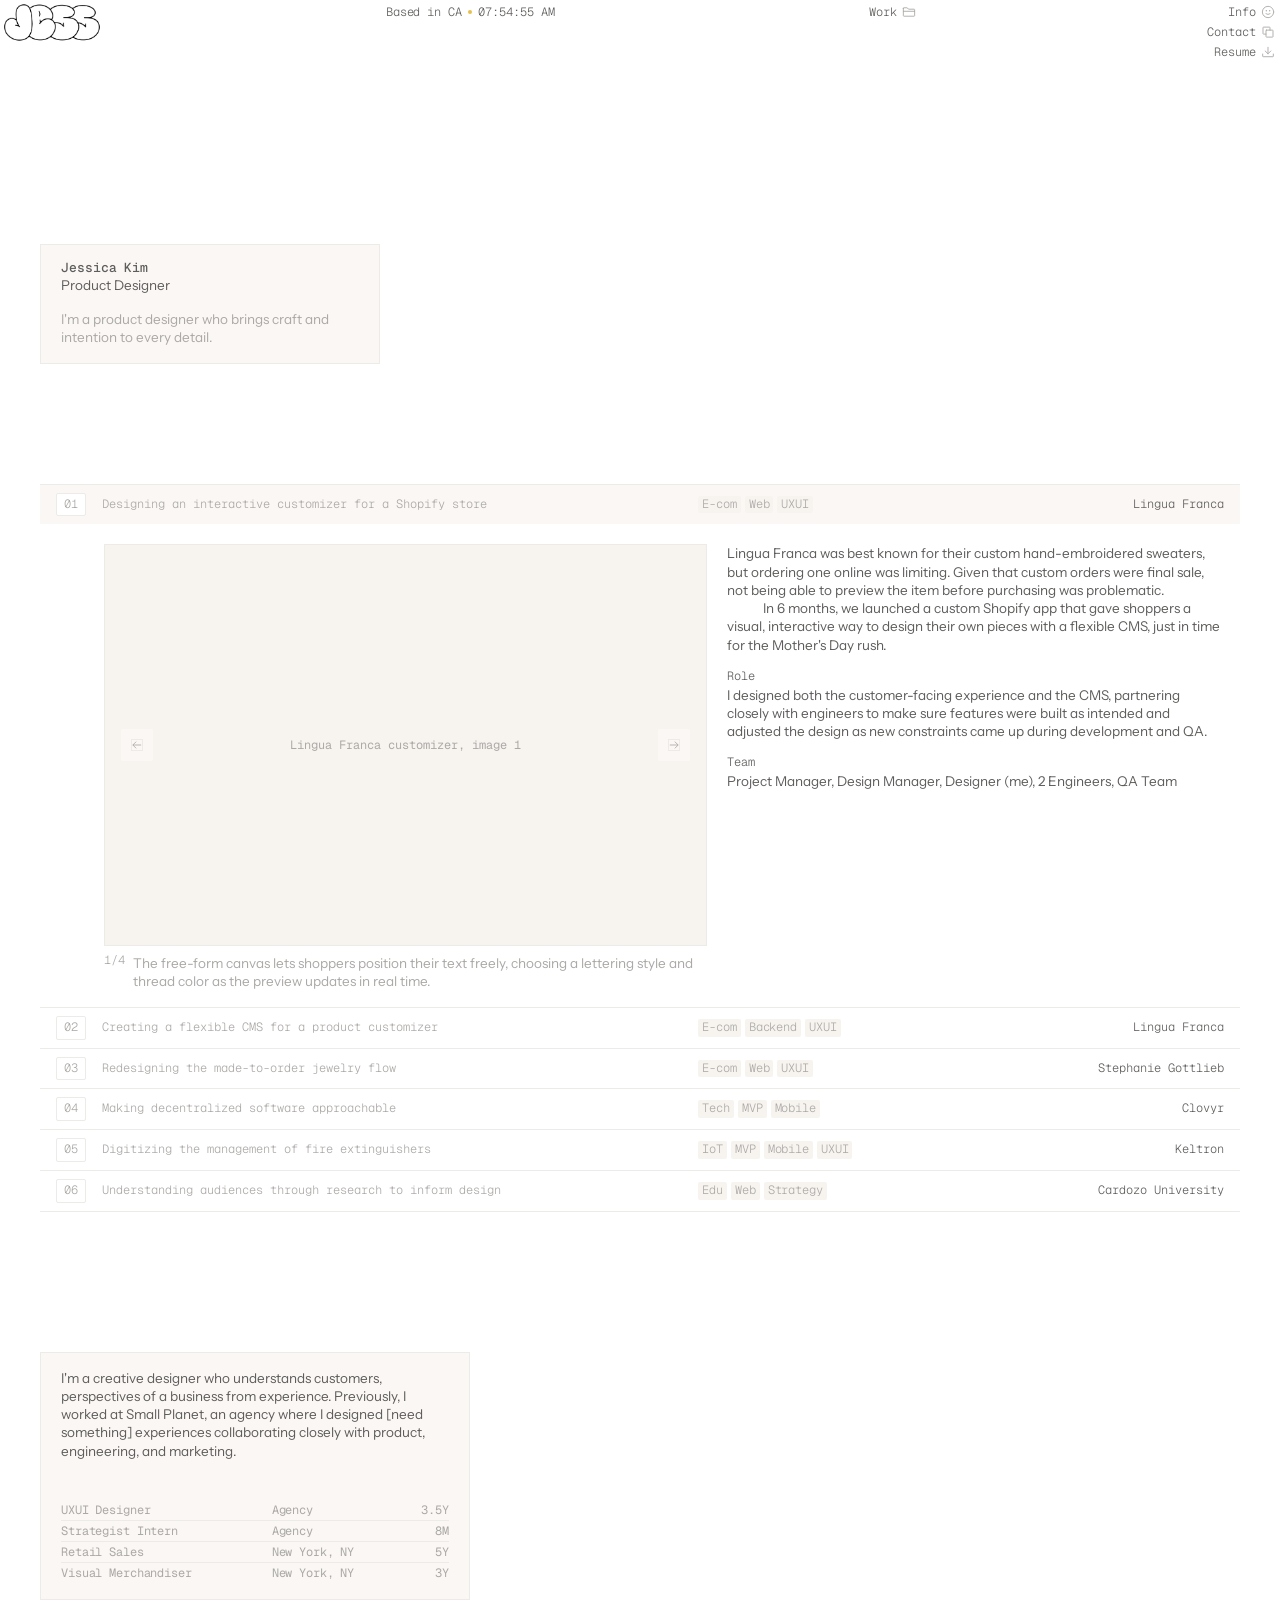
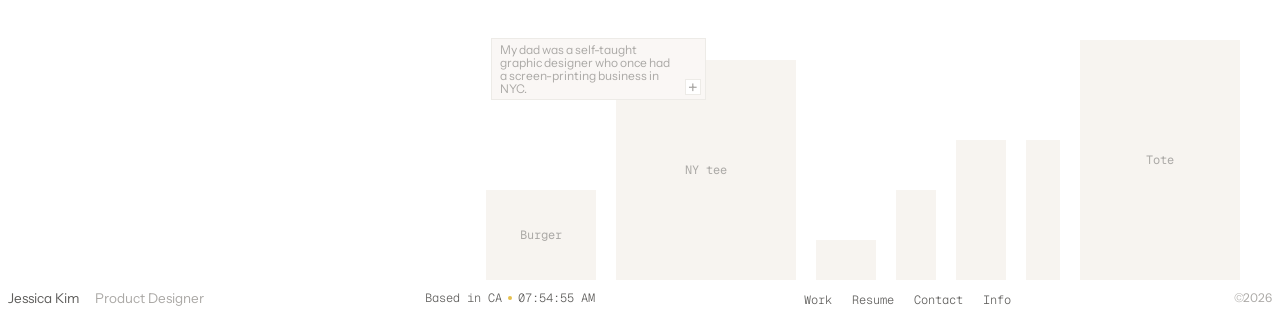
<file: index.html>
<!DOCTYPE html>
<html lang="en">
<head>
  <meta charset="UTF-8">
  <meta name="viewport" content="width=device-width, initial-scale=1">
  <title>Jessica Kim · Product Designer</title>
  <meta name="description" content="Jessica Kim is a product designer who brings craft and intention to every detail.">

  <!-- Self-hosted fonts (see css/fonts.css) -->
  <link rel="preload" href="assets/fonts/InstrumentSans%5Bwdth%2Cwght%5D.ttf" as="font" type="font/ttf" crossorigin>
  <link rel="stylesheet" href="css/fonts.css">

  <link rel="stylesheet" href="css/tokens.css">
  <link rel="stylesheet" href="css/styles.css">
</head>
<body>

  <!-- ================= Header ================= -->
  <header class="site-header">
    <a class="logo" href="#top" aria-label="Jess, home">
      <img src="assets/images/JESS_logo.svg" alt="" width="106" height="41">
    </a>

    <p class="clock">
      <span>Based in CA</span>
      <span class="status-dot" aria-hidden="true"></span>
      <time class="js-clock-time">00:00:00 PM</time>
    </p>

    <nav aria-label="Main">
      <ul>
        <li>
          <a class="nav-link" href="#work">
            Work
            <img class="icon" src="assets/images/icon-folder%202.svg" alt="" width="18" height="18">
          </a>
        </li>
        <li class="nav-links">
          <ul>
            <li>
              <a class="nav-link" href="#about">
                Info
                <img class="icon" src="assets/images/icon-smile%204.svg" alt="" width="18" height="18">
              </a>
            </li>
            <li>
              <!-- Copies email to clipboard (behavior comes later). TODO: set your email in data-email -->
              <button class="nav-link" type="button" data-email="you@example.com">
                Contact
                <img class="icon" src="assets/images/icon-copy%202.svg" alt="" width="18" height="18">
              </button>
            </li>
            <li>
              <a class="nav-link" href="assets/resume.pdf" download>
                Resume
                <img class="icon" src="assets/images/icon-download%203.svg" alt="" width="18" height="18">
              </a>
            </li>
          </ul>
        </li>
      </ul>
    </nav>
  </header>


  <main id="top">

    <!-- ================= Intro ================= -->
    <section class="intro card" aria-labelledby="intro-name">
      <h1 id="intro-name">Jessica Kim</h1>
      <p class="title">Product Designer</p>
      <p class="muted">I'm a product designer who brings craft and intention to every detail.</p>
    </section>


    <!-- ================= Work ================= -->
    <section id="work" aria-label="Work">

      <ol class="projects">

        <!-- 01 — open -->
        <li class="project">
          <h2>
            <button class=" project-toggle" type="button" aria-expanded="true" aria-controls="project-01">
              <span class="title-group">
                <span class="index-box label">01</span>
                <span>Designing an interactive customizer for a Shopify store</span>
              </span>
              <span class="meta">
                <span class="tags">
                  <span class="tag label">E-com</span>
                  <span class="tag label">Web</span>
                  <span class="tag label">UXUI</span>
                </span>
                <span class="client">Lingua Franca</span>
              </span>
            </button>
          </h2>

          <div class="project-panel" id="project-01">
            <figure class="carousel">
              <div class="carousel-frame">
                <!-- Swap for: <img src="assets/images/lingua-franca/customizer-01.jpg" alt="…" loading="lazy"> -->
                <div class="media-placeholder">Lingua Franca customizer, image 1</div>
                <button class="carousel-button prev" type="button" aria-label="Previous image">
                  <svg class="icon" viewBox="0 0 12 12" fill="none" stroke="currentColor" aria-hidden="true"><path d="M11 6H1M5 2 1 6l4 4"/></svg>
                </button>
                <button class="carousel-button next" type="button" aria-label="Next image">
                  <svg class="icon" viewBox="0 0 12 12" fill="none" stroke="currentColor" aria-hidden="true"><path d="M1 6h10M7 2l4 4-4 4"/></svg>
                </button>
              </div>
              <figcaption>
                <span class="label">1/4</span>
                <p class="muted">The free-form canvas lets shoppers position their text freely, choosing a lettering style and thread color as the preview updates in real time.</p>
              </figcaption>
            </figure>

            <div class="case-text">
              <div class="case-section">
                
                <div><p>Lingua Franca was best known for their custom hand-embroidered sweaters, but ordering one online was limiting. Given that custom orders were final sale, not being able to preview the item before purchasing was problematic.</p>
                <p>In 6 months, we launched a custom Shopify app that gave shoppers a visual, interactive way to design their own pieces with a flexible CMS, just in time for the Mother's Day rush.</p></div>
              </div>

              <div class="case-section">
                <h3>Role</h3>
                <p>I designed both the customer-facing experience and the CMS, partnering closely with engineers to make sure features were built as intended and adjusted the design as new constraints came up during development and QA.</p>
              </div>

              <div class="case-section">
                <h3>Team</h3>
                <p>Project Manager, Design Manager, Designer (me), 2 Engineers, QA Team</p>
              </div>
            </div>
          </div>
        </li>

        <!-- 02 -->
        <li class="project">
          <h2>
            <button class="project-toggle" type="button" aria-expanded="false" aria-controls="project-02">
              <span class="title-group">
                <span class="index-box label">02</span>
                <span>Creating a flexible CMS for a product customizer</span>
              </span>
              <span class="meta">
                <span class="tags">
                  <span class="tag label">E-com</span>
                  <span class="tag label">Backend</span>
                  <span class="tag label">UXUI</span>
                </span>
                <span class="client">Lingua Franca</span>
              </span>
            </button>
          </h2>
          <div class="project-panel" id="project-02" hidden>
            <!-- Case study: copy the figure + .case-text structure from 01 -->
          </div>
        </li>

        <!-- 03 -->
        <li class="project">
          <h2>
            <button class="project-toggle" type="button" aria-expanded="false" aria-controls="project-03">
              <span class="title-group">
                <span class="index-box label">03</span>
                <span>Redesigning the made-to-order jewelry flow</span>
              </span>
              <span class="meta">
                <span class="tags">
                  <span class="tag label">E-com</span>
                  <span class="tag label">Web</span>
                  <span class="tag label">UXUI</span>
                </span>
                <span class="client">Stephanie Gottlieb</span>
              </span>
            </button>
          </h2>
          <div class="project-panel" id="project-03" hidden></div>
        </li>

        <!-- 04 -->
        <li class="project">
          <h2>
            <button class="project-toggle" type="button" aria-expanded="false" aria-controls="project-04">
              <span class="title-group">
                <span class="index-box label">04</span>
                <span>Making decentralized software approachable</span>
              </span>
              <span class="meta">
                <span class="tags">
                  <span class="tag label">Tech</span>
                  <span class="tag label">MVP</span>
                  <span class="tag label">Mobile</span>
                </span>
                <span class="client">Clovyr</span>
              </span>
            </button>
          </h2>
          <div class="project-panel" id="project-04" hidden></div>
        </li>

        <!-- 05 -->
        <li class="project">
          <h2>
            <button class="project-toggle" type="button" aria-expanded="false" aria-controls="project-05">
              <span class="title-group">
                <span class="index-box label">05</span>
                <span>Digitizing the management of fire extinguishers</span>
              </span>
              <span class="meta">
                <span class="tags">
                  <span class="tag label">IoT</span>
                  <span class="tag label">MVP</span>
                  <span class="tag label">Mobile</span>
                  <span class="tag label">UXUI</span>
                </span>
                <span class="client">Keltron</span>
              </span>
            </button>
          </h2>
          <div class="project-panel" id="project-05" hidden></div>
        </li>

        <!-- 06 -->
        <li class="project">
          <h2>
            <button class="project-toggle" type="button" aria-expanded="false" aria-controls="project-06">
              <span class="title-group">
                <span class="index-box label">06</span>
                <span>Understanding audiences through research to inform design</span>
              </span>
              <span class="meta">
                <span class="tags">
                  <span class="tag label">Edu</span>
                  <span class="tag label">Web</span>
                  <span class="tag label">Strategy</span>
                </span>
                <span class="client">Cardozo University</span>
              </span>
            </button>
          </h2>
          <div class="project-panel" id="project-06" hidden></div>
        </li>

      </ol>
    </section>


    <!-- ================= About ================= -->
    <section id="about" class="about card" aria-labelledby="about-heading">
      <h2 id="about-heading" class="visually-hidden">About</h2>

      <!-- TODO: replace [need something] -->
      <p class="bio">I'm a creative designer who understands customers, perspectives of a business from experience. Previously, I worked at Small Planet, an agency where I designed [need something] experiences collaborating closely with product, engineering, and marketing.</p>

      <table class="experience">
        <caption class="visually-hidden">Experience</caption>
        <tbody>
          <tr><td>UXUI Designer</td><td>Agency</td><td>3.5Y</td></tr>
          <tr><td>Strategist Intern</td><td>Agency</td><td>8M</td></tr>
          <tr><td>Retail Sales</td><td>New York, NY</td><td>5Y</td></tr>
          <tr><td>Visual Merchandiser</td><td>New York, NY</td><td>3Y</td></tr>
        </tbody>
      </table>
    </section>


    <!-- ================= Object collage ================= -->
    <section class="collage" aria-label="Things I love">
      <ul class="objects">
        <li class="object object--burger">
          <button class="object-button" type="button" aria-label="Burger">
            <span class="media-placeholder">Burger</span>
          </button>
        </li>

        <li class="object object--tshirt">
          <button class="object-button" type="button" aria-label="New York t-shirt" aria-expanded="true" aria-controls="caption-tshirt">
            <span class="media-placeholder">NY tee</span>
          </button>
          <!-- Caption card: shown here as in the mockup -->
          <div class="object-caption card" id="caption-tshirt">
            <p>My dad was a self-taught graphic designer who once had a screen-printing business in NYC.</p>
            <button class="close" type="button" aria-label="Close caption">+</button>
          </div>
        </li>

        <li class="object object--jar">
          <button class="object-button" type="button" aria-label="Skincare jar"><span class="media-placeholder"></span></button>
        </li>
        <li class="object object--serum">
          <button class="object-button" type="button" aria-label="Serum"><span class="media-placeholder"></span></button>
        </li>
        <li class="object object--tube">
          <button class="object-button" type="button" aria-label="Tube"><span class="media-placeholder"></span></button>
        </li>
        <li class="object object--bottle">
          <button class="object-button" type="button" aria-label="Bottle"><span class="media-placeholder"></span></button>
        </li>

        <li class="object object--tote">
          <button class="object-button" type="button" aria-label="Italy 2025 tote bag">
            <span class="media-placeholder">Tote</span>
          </button>
        </li>
      </ul>
    </section>

  </main>


  <!-- ================= Footer ================= -->
  <footer class="site-footer">
    <p class="name">
      <span>Jessica Kim</span>
      <span class="muted">Product Designer</span>
    </p>

    <p class="clock">
      <span>Based in CA</span>
      <span class="status-dot" aria-hidden="true"></span>
      <time class="js-clock-time">00:00:00 PM</time>
    </p>

    <nav aria-label="Footer">
      <ul>
        <li><a href="#work">Work</a></li>
        <li><a href="assets/resume.pdf" download>Resume</a></li>
        <li><button type="button" data-email="you@example.com">Contact</button></li>
        <li><a href="#about">Info</a></li>
      </ul>
    </nav>

    <p class="copyright label">©2026</p>
  </footer>

  <script src="js/clock.js" defer></script>
</body>
</html>
</file>
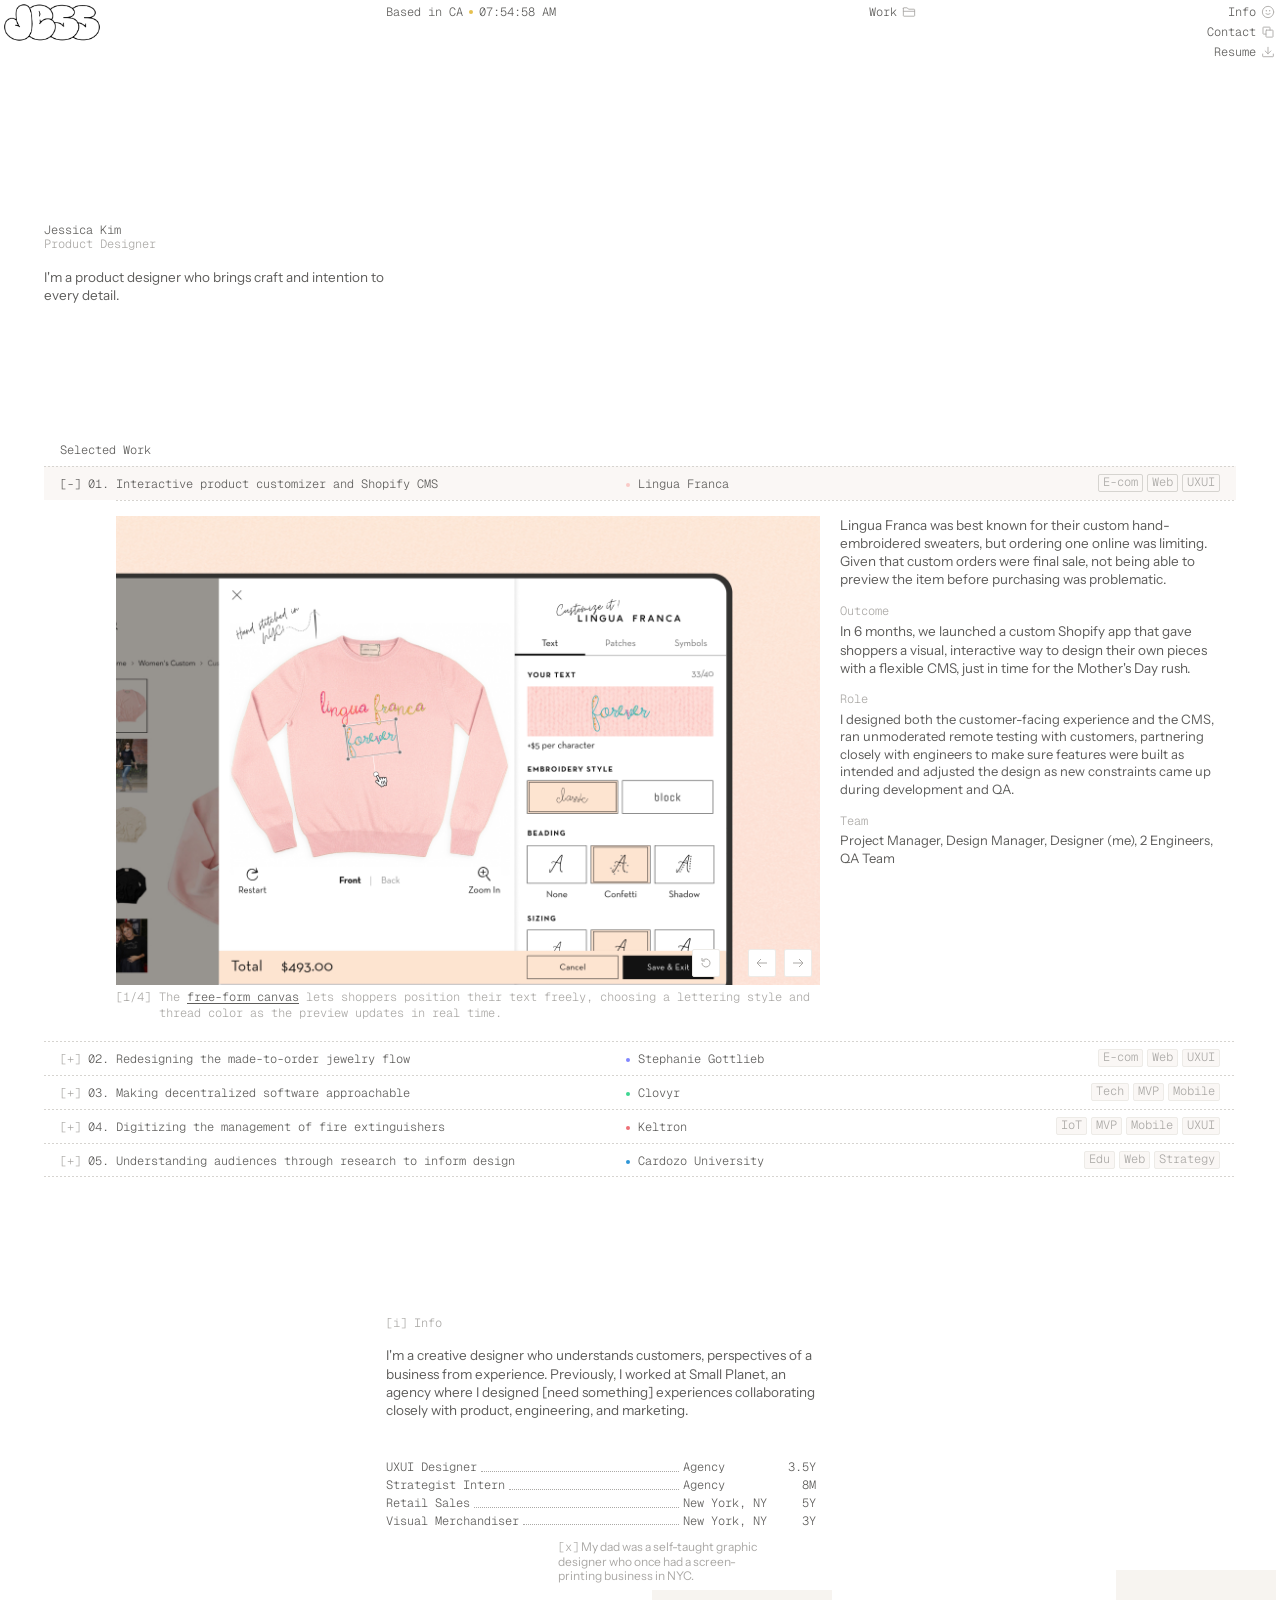
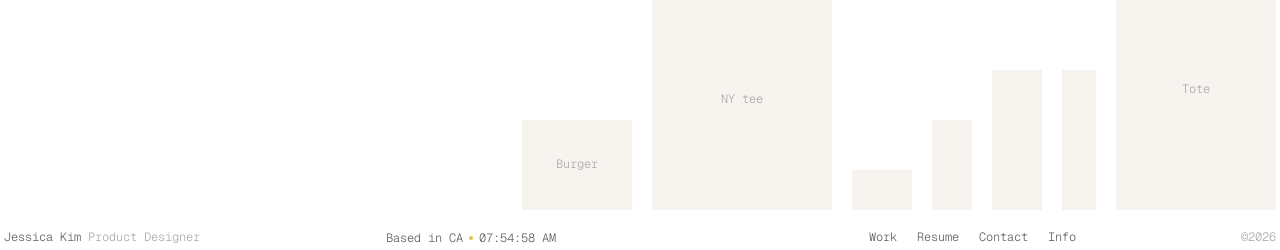
<file: mockups/utilitarian-stacked.html>
<!DOCTYPE html>
<html lang="en">
<head>
  <meta charset="UTF-8">
  <meta name="viewport" content="width=device-width, initial-scale=1">
  <title>Jessica Kim · Product Designer (utilitarian mockup, stacked labels)</title>

  <!-- Same fonts + tokens as the real site; only the layout CSS is new -->
  <link rel="stylesheet" href="../css/fonts.css">
  <link rel="stylesheet" href="../css/tokens.css">
  <link rel="stylesheet" href="utilitarian.css">
  <!-- Only the differences for this version -->
  <link rel="stylesheet" href="utilitarian-stacked.css">
</head>
<body>

  <!-- ================= Header (unchanged from index.html) ================= -->
  <header class="site-header">
    <a class="logo" href="#top" aria-label="Jess, home">
      <img src="../assets/images/JESS_logo.svg" alt="" width="106" height="41">
    </a>

    <p class="clock">
      <span>Based in CA</span>
      <span class="status-dot" aria-hidden="true"></span>
      <time class="js-clock-time">00:00:00 PM</time>
    </p>

    <nav aria-label="Main">
      <ul>
        <li>
          <a class="nav-link" href="#work">
            Work
            <img class="icon" src="../assets/images/icon-folder%202.svg" alt="" width="18" height="18">
          </a>
        </li>
        <li class="nav-links">
          <ul>
            <li>
              <a class="nav-link" href="#about">
                Info
                <img class="icon" src="../assets/images/icon-smile%204.svg" alt="" width="18" height="18">
              </a>
            </li>
            <li>
              <button class="nav-link" type="button" data-email="you@example.com">
                Contact
                <img class="icon" src="../assets/images/icon-copy%202.svg" alt="" width="18" height="18">
              </button>
            </li>
            <li>
              <a class="nav-link" href="../assets/resume.pdf" download>
                Resume
                <img class="icon" src="../assets/images/icon-download%203.svg" alt="" width="18" height="18">
              </a>
            </li>
          </ul>
        </li>
      </ul>
    </nav>
  </header>


  <main id="top">

    <!-- ================= Intro: no card, just text on the grid ================= -->
    <section class="intro" aria-labelledby="intro-name">
      <h1 id="intro-name">Jessica Kim</h1>
      <p class="mono muted">Product Designer</p>
      <p class="lede">I'm a product designer who brings craft and intention to every detail.</p>
    </section>


    <!-- ================= Work: an index list =================
         Each row is a <details> element: the browser handles
         open/close for free, no JavaScript needed.            -->
    <section id="work" class="work" aria-labelledby="work-heading">

      <h2 id="work-heading" class="work-head">Selected Work</h2>

      <ol class="index">

        <li>
          <details open>
            <summary class="row">
              <span class="toggle" aria-hidden="true"></span>
              <span class="num">01.</span>
              <span class="name">Interactive product customizer and Shopify CMS</span>
              <span class="client client--lingua-franca">Lingua Franca</span>
              <span class="tags"><span class="chip">E-com</span><span class="chip">Web</span><span class="chip">UXUI</span></span>
            </summary>

            <div class="panel">
              <!-- One loud line for the project -->




              <figure class="figure">
                <div class="frame">
                  <img src="../assets/images/image-test.jpg" width="720" height="480" loading="lazy"
                       alt="Lingua Franca customizer: a pink sweater preview with the word 'forever' selected as a movable text box, next to options for text, embroidery style, beading and sizing.">

                  <!-- Area outlined when you hover the underlined caption phrase.
                       Position it over the part of the image the phrase describes. -->
                  <span class="highlight" aria-hidden="true" style="left: 31.5%; top: 42%; width: 9.5%; height: 7.5%;"></span>

                  <!-- Controls grouped in the bottom-right corner: reset, then prev / next -->
                  <div class="controls">
                    <button class="ctrl ctrl--reset" type="button" aria-label="Back to first image">
                      <svg viewBox="0 0 12 12" fill="none" stroke="currentColor" aria-hidden="true"><path d="M2 6a4 4 0 1 0 1.2-2.85M2 1v3h3"/></svg>
                    </button>
                    <button class="ctrl ctrl--prev" type="button" aria-label="Previous image">
                      <svg viewBox="0 0 12 12" fill="none" stroke="currentColor" aria-hidden="true"><path d="M11 6H1M5 2 1 6l4 4"/></svg>
                    </button>
                    <button class="ctrl ctrl--next" type="button" aria-label="Next image">
                      <svg viewBox="0 0 12 12" fill="none" stroke="currentColor" aria-hidden="true"><path d="M1 6h10M7 2l4 4-4 4"/></svg>
                    </button>
                  </div>
                </div>

                <figcaption>
                  <span class="count mono muted">1/4</span>
                  <p>The <u class="hint">free-form canvas</u> lets shoppers position their text freely, choosing a lettering style and thread color as the preview updates in real time.</p>
                </figcaption>
              </figure>
              <div class="story">
                <section>
                  <p>Lingua Franca was best known for their custom hand-embroidered sweaters, but ordering one online was limiting. Given that custom orders were final sale, not being able to preview the item before purchasing was problematic.</p>
                </section>
                <section>
                  <h3 class="label">Outcome</h3>
                  <p>In 6 months, we launched a custom Shopify app that gave shoppers a visual, interactive way to design their own pieces with a flexible CMS, just in time for the Mother's Day rush.</p>
                </section>

                <!-- Role + Team, under Solution for now -->
                <dl class="credits">
                  <div>
                    <dt class="label">Role</dt>
                    <dd><p>I designed both the customer-facing experience and the CMS, ran unmoderated remote testing with customers, partnering closely with engineers to make sure features were built as intended and adjusted the design as new constraints came up during development and QA.</p></dd>
                  </div>
                  <div>
                    <dt class="label">Team</dt>
                    <dd><p>Project Manager, Design Manager, Designer (me), 2 Engineers, QA Team</p></dd>
                  </div>
                </dl>
              </div>
            </div>
          </details>
        </li>

        <li>
          <details>
            <summary class="row">
              <span class="toggle" aria-hidden="true"></span>
              <span class="num">02.</span>
              <span class="name">Redesigning the made-to-order jewelry flow</span>
              <span class="client client--stephanie-gottlieb">Stephanie Gottlieb</span>
              <span class="tags"><span class="chip">E-com</span><span class="chip">Web</span><span class="chip">UXUI</span></span>
            </summary>
            <div class="panel"></div>
          </details>
        </li>

        <li>
          <details>
            <summary class="row">
              <span class="toggle" aria-hidden="true"></span>
              <span class="num">03.</span>
              <span class="name">Making decentralized software approachable</span>
              <span class="client client--clovyr">Clovyr</span>
              <span class="tags"><span class="chip">Tech</span><span class="chip">MVP</span><span class="chip">Mobile</span></span>
            </summary>
            <div class="panel"></div>
          </details>
        </li>

        <li>
          <details>
            <summary class="row">
              <span class="toggle" aria-hidden="true"></span>
              <span class="num">04.</span>
              <span class="name">Digitizing the management of fire extinguishers</span>
              <span class="client client--keltron">Keltron</span>
              <span class="tags"><span class="chip">IoT</span><span class="chip">MVP</span><span class="chip">Mobile</span><span class="chip">UXUI</span></span>
            </summary>
            <div class="panel"></div>
          </details>
        </li>

        <li>
          <details>
            <summary class="row">
              <span class="toggle" aria-hidden="true"></span>
              <span class="num">05.</span>
              <span class="name">Understanding audiences through research to inform design</span>
              <span class="client client--cardozo">Cardozo University</span>
              <span class="tags"><span class="chip">Edu</span><span class="chip">Web</span><span class="chip">Strategy</span></span>
            </summary>
            <div class="panel"></div>
          </details>
        </li>

      </ol>
    </section>


    <!-- ================= About: plain text + dotted-leader rows ================= -->
    <section id="about" class="about" aria-labelledby="about-heading">
      <h2 id="about-heading" class="mono muted">[i] Info</h2>

      <p class="bio">I'm a creative designer who understands customers, perspectives of a business from experience. Previously, I worked at Small Planet, an agency where I designed [need something] experiences collaborating closely with product, engineering, and marketing.</p>

      <ul class="ledger">
        <li><span>UXUI Designer</span><span class="leader"></span><span>Agency</span><span>3.5Y</span></li>
        <li><span>Strategist Intern</span><span class="leader"></span><span>Agency</span><span>8M</span></li>
        <li><span>Retail Sales</span><span class="leader"></span><span>New York, NY</span><span>5Y</span></li>
        <li><span>Visual Merchandiser</span><span class="leader"></span><span>New York, NY</span><span>3Y</span></li>
      </ul>
    </section>


    <!-- ================= Object collage: caption is plain text, no card ================= -->
    <section class="collage" aria-label="Things I love">
      <ul class="objects">
        <li class="object object--burger"><span class="media-placeholder">Burger</span></li>
        <li class="object object--tshirt">
          <span class="media-placeholder">NY tee</span>
          <p class="object-caption"><span class="mono">[x]</span> My dad was a self-taught graphic designer who once had a screen-printing business in NYC.</p>
        </li>
        <li class="object object--jar"><span class="media-placeholder"></span></li>
        <li class="object object--serum"><span class="media-placeholder"></span></li>
        <li class="object object--tube"><span class="media-placeholder"></span></li>
        <li class="object object--bottle"><span class="media-placeholder"></span></li>
        <li class="object object--tote"><span class="media-placeholder">Tote</span></li>
      </ul>
    </section>

  </main>


  <!-- ================= Footer ================= -->
  <footer class="site-footer">
    <p class="mono">Jessica Kim <span class="muted">Product Designer</span></p>
    <p class="clock">
      <span>Based in CA</span>
      <span class="status-dot" aria-hidden="true"></span>
      <time class="js-clock-time">00:00:00 PM</time>
    </p>
    <nav aria-label="Footer">
      <ul>
        <li><a href="#work">Work</a></li>
        <li><a href="../assets/resume.pdf" download>Resume</a></li>
        <li><button type="button" data-email="you@example.com">Contact</button></li>
        <li><a href="#about">Info</a></li>
      </ul>
    </nav>
    <p class="mono muted copyright">©2026</p>
  </footer>

  <script src="../js/clock.js" defer></script>
</body>
</html>
</file>
<file: css/fonts.css>
/* =========================================================
   Fonts: Geist Mono and Instrument Sans, self-hosted variable fonts
   .woff2 is used by browsers; .ttf is the fallback.
   ========================================================= */

@font-face {
  font-family: "Instrument Sans";
  src: url("../assets/fonts/InstrumentSans[wdth,wght].ttf") format("truetype");
  font-weight: 400 700; /* the weights this font actually has */
  font-stretch: 75% 100%;
  font-style: normal;
  font-display: swap;
}

@font-face {
  font-family: "Geist Mono";
  src: url("../assets/fonts/GeistMono-wght.woff2") format("woff2"),
       url("../assets/fonts/GeistMono-wght.ttf") format("truetype");
  font-weight: 100 900; /* was 400 900, which blocked anything lighter than 400 */
  font-style: normal;
  font-display: swap;
}
</file>
<file: css/tokens.css>
/* =========================================================
   Design tokens
   Raw (values) → Alias (scales) → Mapped (usage)
   Color goes Raw → Mapped directly.
   ========================================================= */

/* ---------- 1. Raw: values ---------- */
:root {
  /* Color: lights 100–300, darks 700–800 */
  --white: #FFFFFF;
  --beige-100: #FAF7F5;
  --beige-200: #F7F4F0;
  --beige-300: #EDEBE7;
  --beige-700: #ABA9A6;
  --beige-800: #5E5D5B;
  --yellow-400: #E5C04F;
  --blue-200: #A3D9FF;

  /* Font */
  --font-sans: "Instrument Sans", sans-serif;
  --font-mono: "Geist Mono", ui-monospace, monospace;
}

/* ---------- 2. Alias: scales ---------- */
:root {
  /* border width */
  --border-width-none: 0;
  --border-width-sm: 1px;
  --border-width-lg: 2px;

  /* border radius */
  --border-radius-none: 0;
  --border-radius-sm: 2px;
  --border-radius-md: 4px;
  --border-radius-lg: 8px;

  /* spacing (4px grid) */
  --spacing-xs: 4px;
  --spacing-sm: 8px;
  --spacing-md: 16px;
  --spacing-lg: 20px;
  --spacing-xl: 40px;
}

/* ---------- 3. Mapped: usage ---------- */
:root {
  /* Text */
  --text-default: var(--beige-800);
  --text-muted: var(--beige-700);

  /* Accent (status dot) */
  --accent-am: var(--yellow-400);
  --accent-pm: var(--blue-200);

  /* Icons */
  --icon-default: var(--beige-700);
  --icon-hover: var(--beige-800);

  /* Surface */
  --surface-page: var(--white);
  --surface-card: var(--beige-100);      /* mockup shows beige cards; was white */
  --surface-row-hover: var(--beige-100); /* also used for the open project row */
  --surface-chip: var(--beige-200);

  /* Border */
  --border-default: var(--beige-300);    /* dividers, card outline, index box */

  /* Font weight */
  --font-weight-regular: 300;  /* mono: light, so it sits back next to the sans */
  --font-weight-body: 400;     /* sans: Instrument Sans' lightest */
  --font-weight-medium: 500;

  /* Font size */
  --font-size-sm: 0.75rem;
  --font-size-lg: 0.813rem;
  --font-size-body: 0.844rem;  /* 13.5px, sans paragraphs */

  /* Line-height */
  --line-height-xs: 1.0; 
  --line-height-sm: 1.15;
  --line-height-lg: 1.35;      /* body paragraphs */
}
</file>
<file: css/styles.css>
/* =========================================================
   Styles
   1. Base   2. Type   3. Shared pieces   4. Sections
   No animations or hover states yet — structure only.
   ========================================================= */


/* ---------- 1. Base ---------- */
*,
*::before,
*::after {
  box-sizing: border-box;
}

body {
  margin: 0;
  font-family: var(--font-mono);
  color: var(--text-default);
  background: var(--surface-page);
}

h1, h2, h3, p, ul, ol, figure, dl, dd {
  margin: 0;
  padding: 0;
}

ul, ol { list-style: none; }

img, svg { display: block; max-width: 100%; }

a { color: inherit; text-decoration: none; }

button {
  font: inherit;
  color: inherit;
  background: none;
  border: 0;
  padding: 0;
  cursor: pointer;
  text-align: inherit;
}

/* Keep the hidden attribute working on grid/flex elements */
[hidden] { display: none !important; }

/* Hidden visually, still read by screen readers */
.visually-hidden {
  position: absolute;
  width: 1px;
  height: 1px;
  overflow: hidden;
  clip: rect(0 0 0 0);
  white-space: nowrap;
}


/* ---------- 2. Type styles ---------- */

/* h1: name in intro card */
h1 {
  font-size: var(--font-size-lg);
  line-height: var(--line-height-sm);
  letter-spacing: -0.005em;
  font-weight: var(--font-weight-medium);
}

/* h2: project titles */
h2 {
  font-size: var(--font-size-sm);
  line-height: var(--line-height-sm);
  letter-spacing: -0.005em;
  font-weight: var(--font-weight-regular);
  color: var(--beige-700);
  font-feature-settings: "ss02" 1;

}

/* h3: case study headings (Role, Team) */
h3 {
  font-size: var(--font-size-sm);
  line-height: var(--line-height-xs);
  letter-spacing: -0.005em;
  font-weight: var(--font-weight-regular);
}

/* p: paragraphs, bio, captions */
p {
  font-family: var(--font-sans);
  font-size: var(--font-size-body);
  line-height: var(--line-height-lg);
  letter-spacing: 0;
  font-weight: var(--font-weight-body);
  font-feature-settings: "ss02" 1;
}

/* Second paragraph in a case study gets an indent.
   Scoped so it doesn't hit cards, clock or footer. */
.case-text p + p { text-indent: 4ch; }

/* nav links + clock typography */
nav a,
nav button,
.clock {
  font-family: var(--font-mono);
  font-size: var(--font-size-sm);
  line-height: var(--line-height-xs);
  letter-spacing: -0.002em;
  font-weight: var(--font-weight-regular);
  font-feature-settings: "ss02" 1;
}

/* label: chips, index numbers, counter, tooltip, © */
.label {
  font-size: var(--font-size-sm);
  line-height: var(--line-height-sm);
  letter-spacing: -0.01em;
  font-weight: var(--font-weight-regular);
  color: var(--beige-700);
}

.muted { color: var(--beige-700); }

.client {
  color: var(--beige-800);
}

/* ---------- 3. Shared pieces ---------- */

/* Card: intro, about, collage caption */
.card {
  background: var(--surface-card);
  border: var(--border-width-sm) solid var(--border-default);
  padding: var(--spacing-md) var(--spacing-lg);
}

/* Index box: 01, 02… */
.index-box {
  display: inline-flex;
  align-items: center;
  justify-content: center;
  min-width: 30px;
  padding: var(--spacing-xs) 6px;
  background: var(--surface-page);
  border: var(--border-width-sm) solid var(--border-default);
  border-radius: var(--border-radius-sm);
}

/* Tag chips */
.tags {
  display: flex;
  flex-wrap: wrap;
  gap: var(--spacing-xs);
}

.tag {
  padding: 2px var(--spacing-xs);
  background: var(--surface-chip);
  border-radius: var(--border-radius-sm);
}

/* Icons inside nav */
.icon {
  width: 16px;
  height: 16px;
  flex: none;
  color: var(--icon-default);
}

.nav-link {
  display: inline-flex;
  align-items: center;
  gap: var(--spacing-xs);
}

/* Carousel arrows stay inline SVG, sized separately */
.carousel-button .icon {
  width: 12px;
  height: 12px;
  border: var(--border-width-sm) solid var(--border-default);
}

/* Clock + status dot */
.clock {
  display: inline-flex;
  align-items: center;
}

.status-dot {
  width: 16px;
  height: 16px;
  display: inline-flex;
  align-items: center;
  justify-content: center;
  flex: none;
}

.status-dot::before {
  content: "";
  width: 4px;
  height: 4px;
  border-radius: 50%;
  background: var(--accent-am);
}

/* The clock script sets data-period="am" or "pm" */
.status-dot[data-period="pm"]::before { background: var(--accent-pm); }

/* Image placeholder: swap for <img> when assets are ready */
.media-placeholder {
  display: flex;
  align-items: center;
  justify-content: center;
  width: 100%;
  height: 100%;
  background: var(--beige-200);
  color: var(--beige-700);
  font-size: var(--font-size-sm);
}


/* ---------- 4. Sections ---------- */

/* Header
   Columns: logo | location + clock | nav links */
.site-header {
  display: grid;
  grid-template-columns: 30fr 38fr 32fr;
  align-items: start;
  padding: var(--spacing-xs);
}

.logo img {
  width: 96px;
  height: auto;
}



/* Header list items: flex removes the invisible text line around each link,
   so the links start at the very top, level with the clock */
.site-header nav li {
  display: flex;
}

/* Work stays on the clock's row; the remaining links stack at the right */
.site-header nav > ul {
  display: grid;
  grid-template-columns: 1fr auto;
  align-items: start;
}

.site-header nav .nav-links ul {
  display: flex;
  flex-direction: column;
  align-items: flex-end;
  gap: var(--spacing-xs);
}

/* Main content gutter */
main {
  padding: 0 var(--spacing-xl);
}

/* Intro card */
.intro {
  width: 340px;
  max-width: 100%;
  margin-top: 180px;
}

.intro .title { margin-bottom: var(--spacing-md); }

/* Project list */
.projects {
  margin-top: 120px;
  border-bottom: var(--border-width-sm) solid var(--border-default);
}

.project {
  border-top: var(--border-width-sm) solid var(--border-default);
}

/* Row: index + title | tags | client
   The whole row is the expand button inside the h2 */
.project-toggle {
  display: grid;
  grid-template-columns: 55fr 45fr;
  align-items: center;
  width: 100%;
  padding: var(--spacing-sm) var(--spacing-md);
}

.project-toggle .title-group {
  display: flex;
  align-items: center;
  gap: var(--spacing-md);
}

.project-toggle .meta {
  display: flex;
  align-items: center;
  justify-content: space-between;
  gap: var(--spacing-md);
}

/* Open row gets the tinted background */
.project-toggle[aria-expanded="true"] {
  background: var(--surface-row-hover);
}

/* Case study panel: carousel | text */
.project-panel {
  display: grid;
  grid-template-columns: 55fr 45fr;
  gap: var(--spacing-lg);
  padding: var(--spacing-lg) var(--spacing-lg) var(--spacing-md) 64px;
}

/* Carousel */
.carousel-frame {
  position: relative;
  aspect-ratio: 3 / 2;
  background: var(--beige-200);
  border: var(--border-width-sm) solid var(--border-default);
  overflow: hidden;
}

.carousel-frame img {
  width: 100%;
  height: 100%;
  object-fit: cover;
}

.carousel-button {
  position: absolute;
  top: 50%;
  translate: 0 -50%;
  display: flex;
  align-items: center;
  justify-content: center;
  width: 32px;
  height: 32px;
  background: var(--surface-card);
  border-radius: var(--border-radius-sm);
}

.carousel-button.prev { left: var(--spacing-md); }
.carousel-button.next { right: var(--spacing-md); }

.carousel figcaption {
  display: flex;
  gap: var(--spacing-sm);
  margin-top: var(--spacing-sm);
}

.carousel figcaption .label { flex: none; }


/* Case study text */
.case-text {
  display: flex;
  flex-direction: column;
  justify-content: flex-start;
  gap: var(--spacing-md);
  max-width: 520px;
}

.case-section {
  display: flex;
  flex-direction: column;
  justify-content: flex-start;
  gap: var(--spacing-xs);
}

.case:first-child {
  padding-bottom: var(--spacing-lg);
  border-bottom: var(--border-width-sm) solid var(--border-default);
}

/* About card */
.about {
  width: 430px;
  max-width: 100%;
  margin-top: 140px;
}

.about .bio { margin-bottom: var(--spacing-xl); }

.experience {
  width: 100%;
  border-collapse: collapse;
  font-size: var(--font-size-sm);
  line-height: 16px;
  letter-spacing: -0.01em;
  color: var(--beige-700);
}

.experience td {
  padding: 2px 0;
  border-bottom: var(--border-width-sm) solid var(--border-default);
}

.experience tr:last-child td { border-bottom: 0; }
.experience td:last-child { text-align: right; }

/* Object collage */
.collage {
  margin-top: var(--spacing-xl);
}

.objects {
  display: flex;
  align-items: flex-end;
  justify-content: flex-end;
  gap: var(--spacing-lg);
}

.object {
  position: relative;
}

.object-button {
  display: block;
  width: 100%;
  height: 100%;
}

/* Rough sizes from the mockup; replace with real image sizes */
.object--burger { width: 110px; height: 90px; }
.object--tshirt { width: 180px; height: 220px; }
.object--jar    { width: 60px;  height: 40px; }
.object--serum  { width: 40px;  height: 90px; }
.object--tube   { width: 50px;  height: 140px; }
.object--bottle { width: 34px;  height: 140px; }
.object--tote   { width: 160px; height: 240px; }

/* Caption card that opens over an object */
.object-caption {
  position: absolute;
  bottom: calc(100% - 40px);
  right: 50%;
  display: flex;
  gap: var(--spacing-sm);
  width: 215px;
  padding: var(--spacing-xs) var(--spacing-xs) var(--spacing-xs) var(--spacing-sm);
}

.object-caption p {
  font-size: var(--font-size-sm);
  line-height: 13px;
  color: var(--beige-700);
}

.object-caption .close {
  align-self: flex-end;
  flex: none;
  width: 16px;
  height: 16px;
  border: var(--border-width-sm) solid var(--border-default);
  background: var(--surface-page);
  color: var(--icon-default);
  line-height: 12px;
  text-align: center;
}

/* Footer
   Columns: name + title | clock | links | © */
.site-footer {
  display: grid;
  grid-template-columns: 33fr 30fr 27fr 10fr;
  align-items: center;
  padding: var(--spacing-sm);
}

.site-footer .name { display: flex; gap: var(--spacing-md); }

.site-footer nav ul {
  display: flex;
  gap: var(--spacing-lg);
}

.site-footer .copyright { justify-self: end; }


/* ---------- Small screens: stack everything ---------- */
@media (max-width: 760px) {
  .site-header,
  .site-footer {
    grid-template-columns: 1fr 1fr;
    row-gap: var(--spacing-md);
  }

  main { padding: 0 var(--spacing-md); }

  .project-toggle,
  .project-panel {
    grid-template-columns: 1fr;
    row-gap: var(--spacing-sm);
  }

  .project-panel { padding-left: var(--spacing-md); }

  .objects {
    flex-wrap: wrap;
    justify-content: flex-start;
  }

  .site-footer nav ul { flex-wrap: wrap; gap: var(--spacing-md); }
}
</file>
<file: mockups/utilitarian.css>
/* =========================================================
   Utilitarian mockup
   Idea: no cards or boxes. Structure comes from the grid,
   text alignment, and dotted "leader" lines (like a table of
   contents) instead of borders and fills.
   1. Base   2. Type   3. Header (copied from styles.css)
   4. Shared pieces   5. Sections
   ========================================================= */


/* ---------- 0. Client colors (Raw) ----------
   Only used for the client dots. Move to tokens.css if you keep them. */
:root {
  --client-lingua-franca:      #F9CAC7;
  --client-stephanie-gottlieb: #8086FF;
  --client-clovyr:             #3ED692;
  --client-keltron:            #EE6F76;
  --client-cardozo:            #2E96D7;

  /* A beige between 300 (#EDEBE7) and 700 (#ABA9A6), for dashed dividers.
     Raw → Mapped, like tokens.css. Move both there if you keep them. */
  --beige-400: #D6D4D0;
  --border-divider: var(--beige-400);
}


/* ---------- 1. Base ---------- */
*, *::before, *::after { box-sizing: border-box; }

body {
  margin: 0;
  font-family: var(--font-mono);
  font-weight: var(--font-weight-regular);
  font-size: var(--font-size-sm);
  line-height: var(--line-height-sm);
  color: var(--text-default);
  background: var(--surface-page);
}

h1, h2, h3, p, ul, ol, figure, dl, dd { margin: 0; padding: 0; }
ul, ol { list-style: none; }
img, svg { display: block; max-width: 100%; }
a { color: inherit; text-decoration: none; }
button { font: inherit; color: inherit; background: none; border: 0; padding: 0; cursor: pointer; }


/* ---------- 2. Type ---------- */
h1, h2 { font-size: var(--font-size-sm); font-weight: var(--font-weight-regular); }

/* Sans is only for reading text */
p {
  font-family: var(--font-sans);
  font-size: var(--font-size-body);
  line-height: var(--line-height-lg);
  font-weight: var(--font-weight-body);
}

/* Helper: put a <p> back in mono */
.mono {
  font-family: var(--font-mono);
  font-size: var(--font-size-sm);
  line-height: var(--line-height-sm);
  font-weight: var(--font-weight-regular);
}

.muted { color: var(--text-muted); }


/* ---------- 3. Header: same as styles.css ---------- */
.site-header {
  display: grid;
  grid-template-columns: 30fr 38fr 32fr;
  align-items: start;
  padding: var(--spacing-xs);
}
.logo img { width: 96px; height: auto; }

nav a, nav button, .clock {
  font-family: var(--font-mono);
  font-size: var(--font-size-sm);
  line-height: var(--line-height-xs);
  font-weight: var(--font-weight-regular);
}
.site-header nav li { display: flex; }
.site-header nav > ul { display: grid; grid-template-columns: 1fr auto; align-items: start; }
.site-header nav .nav-links ul { display: flex; flex-direction: column; align-items: flex-end; gap: var(--spacing-xs); }
.nav-link { display: inline-flex; align-items: center; gap: var(--spacing-xs); }
.icon { width: 16px; height: 16px; flex: none; }

.clock { display: inline-flex; align-items: center; }
.status-dot { width: 16px; height: 16px; display: inline-flex; align-items: center; justify-content: center; flex: none; }
.status-dot::before { content: ""; width: 4px; height: 4px; border-radius: 50%; background: var(--accent-am); }
.status-dot[data-period="pm"]::before { background: var(--accent-pm); }


/* ---------- 4. Shared pieces ---------- */

/* Dotted leader: an empty span that stretches to fill the gap
   and draws a dotted line along the text baseline */
.leader {
  flex: 1;
  min-width: var(--spacing-md);
  align-self: end;
  margin: 0 var(--spacing-xs) 3px;
  border-bottom: var(--border-width-sm) dotted var(--beige-700);
}

.media-placeholder {
  display: flex;
  align-items: center;
  justify-content: center;
  width: 100%;
  height: 100%;
  background: var(--beige-200);
  color: var(--text-muted);
  font-size: var(--font-size-sm);
}


/* ---------- 5. Sections ---------- */

/* Main uses the header's 3 columns, so content lines up with
   the logo, the clock and the nav without any boxes */
main {
  display: grid;
  grid-template-columns: 30fr 38fr 32fr;
  padding: 0 var(--spacing-xs);
}

/* Intro: left-aligned, lined up with "Selected Work" below
   (same 40px inset as the project list) */
.intro {
  grid-column: 1 / -1;
  padding-left: var(--spacing-xl);
  margin-top: 160px;
  max-width: calc(340px + var(--spacing-xl));  /* 340px of text + the inset */
}
.intro .lede { margin-top: var(--spacing-md); }

/* Work index: full width, with side padding */
.work {
  grid-column: 1 / -1;
  margin-top: 140px;
  padding: 0 var(--spacing-xl);
}

.work-head {
  margin-bottom: var(--spacing-sm);
  padding-inline: var(--spacing-md);   /* same inset as the rows */
}

/* Dividers: a tight dashed line above every project, plus one under the last.
   border-style: dashed can't set the dash length, so the line is drawn
   as a 1px-tall striped background instead: 2px dash, 2px gap. */
.index,
.index > li {
  --dash: repeating-linear-gradient(
    to right,
    var(--border-divider) 0 2px,   /* beige-400 */
    transparent 2px 4px
  );
}
.index      { background: var(--dash) bottom / 100% 1px no-repeat; }

/* Side padding inside every row (and the open project), so the
   paper fill has room around the text. One variable keeps rows,
   panel indent and the panel line in step. */
.index { --row-inset: var(--spacing-md); }

/* Open state: the open row sits on the paper fill */
/* Two background layers: the dashed line on top, the paper fill underneath
   (otherwise the fill would cover the line above the row) */
details[open] > .row {
  background:
    var(--dash) top / 100% 1px no-repeat,
    var(--surface-card);
}
/* Chips on the open row: outline one step darker so they hold up on the paper */
details[open] > .row .chip { border-color: var(--border-divider); }
.index > li { background: var(--dash) top    / 100% 1px no-repeat; }

/* One row = [+] 01. Name   client   tags
   The name column is a fixed 72ch (about 14ch wider than the longest
   name, for breathing room), so the client column starts at the same
   spot on every row */
.row {
  display: grid;
  grid-template-columns: 4ch 4ch 72ch 22ch 1fr;
  align-items: end;
  padding: var(--spacing-sm) var(--row-inset);   /* 8px top/bottom, 16px sides */
  cursor: pointer;
  list-style: none;              /* hides the default ▶ marker */
}
.row::-webkit-details-marker { display: none; }

.row .client {
  display: flex;
  align-items: center;
  color: var(--text-default);   /* same as the project name */
}

/* Client dot: same size as the nav's status dot
   (a 4px circle centered in a 16px box: 6px + 4px + 6px) */
.row .client::before {
  content: "";
  flex: none;
  width: 4px;
  height: 4px;
  margin-left: 6px;
  margin-right: var(--spacing-sm);   /* 8px to the name (was 6px) */
  border-radius: 50%;
  background: var(--client-color);
}

/* Each client sets its own --client-color */
.client--lingua-franca      { --client-color: var(--client-lingua-franca); }
.client--stephanie-gottlieb { --client-color: var(--client-stephanie-gottlieb); }
.client--clovyr             { --client-color: var(--client-clovyr); }
.client--keltron            { --client-color: var(--client-keltron); }
.client--cardozo            { --client-color: var(--client-cardozo); }
.row .tags {
  display: flex;
  justify-content: flex-end;
  gap: var(--spacing-xs);
}

/* Chip: "paper tag" — a light fill inside a hairline border */
.chip {
  padding: 1px var(--spacing-xs);
  background: var(--surface-card);              /* beige-100 */
  border: var(--border-width-sm) solid var(--border-default);  /* beige-300 */
  border-radius: var(--border-radius-sm);       /* 2px */
  color: var(--text-muted);                     /* lighter than the row text */
}

/* [+] closed, [-] open: CSS reads the open attribute */
.toggle::before { content: "[+]"; color: var(--text-muted); }
details[open] > .row .toggle::before { content: "[-]"; color: var(--text-default); }


/* Case study panel: indented to line up under the project name
   Row 1: headline across both columns
   Row 2: image (capped at 720px) | text (capped at 460px)        */
.panel {
  display: grid;
  grid-template-columns: minmax(0, 720px) minmax(0, 460px);  /* text col 420 → 460 (≈380px of text + label margin) */
  column-gap: var(--spacing-lg);   /* image ↔ text: 40 → 20px */
  row-gap: var(--spacing-md);      /* headline ↔ image: 20 → 16px */
  align-items: start;
  padding: var(--spacing-md) var(--row-inset) var(--spacing-lg) calc(8ch + var(--row-inset));
}
.panel:empty { display: none; }

/* Dashed line above the project content, starting at the same
   indent as the headline (the panel's 8ch left padding) */
.panel {
  background: var(--dash) calc(8ch + var(--row-inset)) 0 / calc(100% - 8ch - var(--row-inset)) 1px no-repeat;
}

/* Display size: only used here for now.
   Move it into tokens.css if you keep it. */
.panel { --font-size-display: 1.75rem; }   /* 28px */

.headline {
  grid-column: 1 / -1;
  max-width: 30ch;
  font-size: var(--font-size-display);
  line-height: var(--line-height-sm);
  letter-spacing: -0.015em;  /* was -0.01em */
}

/* Image frame: everything inside is positioned against it */
.frame {
  position: relative;
  aspect-ratio: 3 / 2;
  overflow: hidden;
}
.frame .media-placeholder { position: absolute; inset: 0; }
.frame img {
  position: absolute;
  inset: 0;
  width: 100%;
  height: 100%;
  object-fit: cover;   /* fills the 3:2 frame; crops if an image isn't 3:2 */
}

/* Image controls: one row in the bottom-right corner
   [reset]   [←] [→]
   8px from the image edges, 8px between buttons,
   28px (one button width) between reset and ←      */
.controls {
  position: absolute;
  right: var(--spacing-sm);
  bottom: var(--spacing-sm);
  display: flex;
  gap: var(--spacing-sm);
}
.ctrl--reset { margin-right: var(--spacing-lg); }   /* 8px gap + 20px = 28px */

/* Square icon buttons */
.ctrl {
  display: flex;
  align-items: center;
  justify-content: center;
  width: 28px;
  height: 28px;
  background: var(--surface-page);
  border: var(--border-width-sm) solid var(--border-default);
  border-radius: var(--border-radius-sm);
  color: var(--icon-default);
}
.ctrl:hover { color: var(--icon-hover); }
.ctrl svg { width: 12px; height: 12px; }

/* Highlight box: hidden until the caption phrase is hovered */
.highlight {
  position: absolute;
  border: var(--border-width-sm) dashed var(--text-default);
  opacity: 0;
  transition: opacity 0.2s ease;
  pointer-events: none;
}
/* :has() lets the figure react to something inside its caption:
   "if the .hint inside me is hovered, show my .highlight". No JS. */
.figure:has(.hint:hover) .highlight { opacity: 1; }

.figure figcaption {
  display: grid;
  grid-template-columns: auto 1fr;    /* [1/4] | caption */
  column-gap: var(--spacing-sm);
  align-items: start;
  margin-top: var(--spacing-xs);
  padding-right: var(--spacing-sm);   /* right only; left edge lines up with the image */
}

/* Image counter in brackets: [1/4]. Brackets come from CSS.
   Same type settings as the caption. */
.figure .count {
  font-family: var(--font-mono);
  font-size: var(--font-size-sm);
  font-weight: var(--font-weight-regular);
  line-height: var(--line-height-lg);   /* was 1.15 from .mono; caption uses 1.35 */

}
.count::before { content: "["; }
.count::after  { content: "]"; }
/* Caption in mono, like the other small labels on the page */
.figure figcaption p {
  font-family: var(--font-mono);
  font-size: var(--font-size-sm);
  font-weight: var(--font-weight-regular);
  line-height: var(--line-height-lg);
  color: var(--text-muted);
}

.hint {
  color: var(--text-default);
  text-decoration-thickness: 1px;
  text-underline-offset: 2px;
  cursor: default;
}

/* Hanging labels: each section is a 2-column grid,
   label in a narrow left column, text in the right.
   Every paragraph starts at the same left edge. */
.story section,
.credits > div {
  display: grid;
  grid-template-columns: 10ch 1fr;
  column-gap: var(--spacing-sm);
}
/* A section with no label: text spans both columns */
.story section > p:only-child { grid-column: 1 / -1; }

.panel .label {
  padding-top: 3px;            /* nudges the mono label onto the sans text's first line */
  font-family: var(--font-mono);
  font-size: var(--font-size-sm);
  font-weight: var(--font-weight-regular);
  line-height: var(--line-height-sm);
  color: var(--text-muted);
}

/* Credits: Role + Team stacked under Solution, same rhythm as the sections */
.credits {
  display: flex;
  flex-direction: column;
  gap: var(--spacing-md);
}
.credits p { font-size: var(--font-size-lg); }   /* 13px, a half step down */

/* Text column: Overview / Problem / Solution, no lines */
.story {
  display: flex;
  flex-direction: column;
  gap: var(--spacing-md);
}

/* About: back in the clock column */
.about {
  grid-column: 2;
  margin-top: 140px;
  max-width: 430px;
}
.about h2 { margin-bottom: var(--spacing-md); }
.about .bio { margin-bottom: var(--spacing-xl); }

/* Role ........ Location   Years  (location + years are fixed columns) */
.ledger li {
  display: grid;
  grid-template-columns: max-content 1fr 14ch 5ch;
  padding: 2px 0;
}
.ledger li span:last-child { text-align: right; }

/* Collage: same objects, caption is just text */
.collage { grid-column: 1 / -1; margin-top: var(--spacing-xl); }
.objects { display: flex; align-items: flex-end; justify-content: flex-end; gap: var(--spacing-lg); }
.object { position: relative; }
.object--burger { width: 110px; height: 90px; }
.object--tshirt { width: 180px; height: 220px; }
.object--jar    { width: 60px;  height: 40px; }
.object--serum  { width: 40px;  height: 90px; }
.object--tube   { width: 50px;  height: 140px; }
.object--bottle { width: 34px;  height: 140px; }
.object--tote   { width: 160px; height: 240px; }

.object-caption {
  position: absolute;
  bottom: calc(100% + var(--spacing-sm));
  right: 30%;
  width: 220px;
  font-size: var(--font-size-sm);
  line-height: var(--line-height-sm);
  color: var(--text-muted);
}

/* Footer: same columns as the header */
.site-footer {
  display: grid;
  grid-template-columns: 30fr 38fr 22fr 10fr;
  align-items: center;
  padding: var(--spacing-lg) var(--spacing-xs) var(--spacing-xs);
}
.site-footer nav ul { display: flex; gap: var(--spacing-lg); }
.site-footer .copyright { justify-self: end; }


/* ---------- Small screens ---------- */
@media (max-width: 760px) {
  .site-header, .site-footer { grid-template-columns: 1fr 1fr; row-gap: var(--spacing-md); }
  main { grid-template-columns: 1fr; padding: 0 var(--spacing-sm); }
  .intro, .about { grid-column: 1; }
  .row { grid-template-columns: 4ch 4ch 1fr; row-gap: 2px; }
  .row .tags, .row .client { grid-column: 3; text-align: left; justify-content: flex-start; }
  .panel { grid-template-columns: 1fr; padding-left: 0; }
  .headline { font-size: 1.375rem; }
  .objects { flex-wrap: wrap; justify-content: flex-start; }
}
</file>
<file: mockups/utilitarian-stacked.css>
/* =========================================================
   Stacked-label variation
   Loaded AFTER utilitarian.css, so these rules override it.
   Only the differences live here; everything else is shared.
   ========================================================= */

/* Text column a bit narrower: no label margin needed now */
.panel {
  grid-template-columns: minmax(0, 720px) minmax(0, 380px);   /* 340 → 380 */
}

/* Sections go back to normal blocks: label on top, text below */
.story section,
.credits > div {
  display: block;
}

.panel .label {
  display: block;
  padding-top: 0;
  margin-bottom: var(--spacing-xs);
}
</file>
